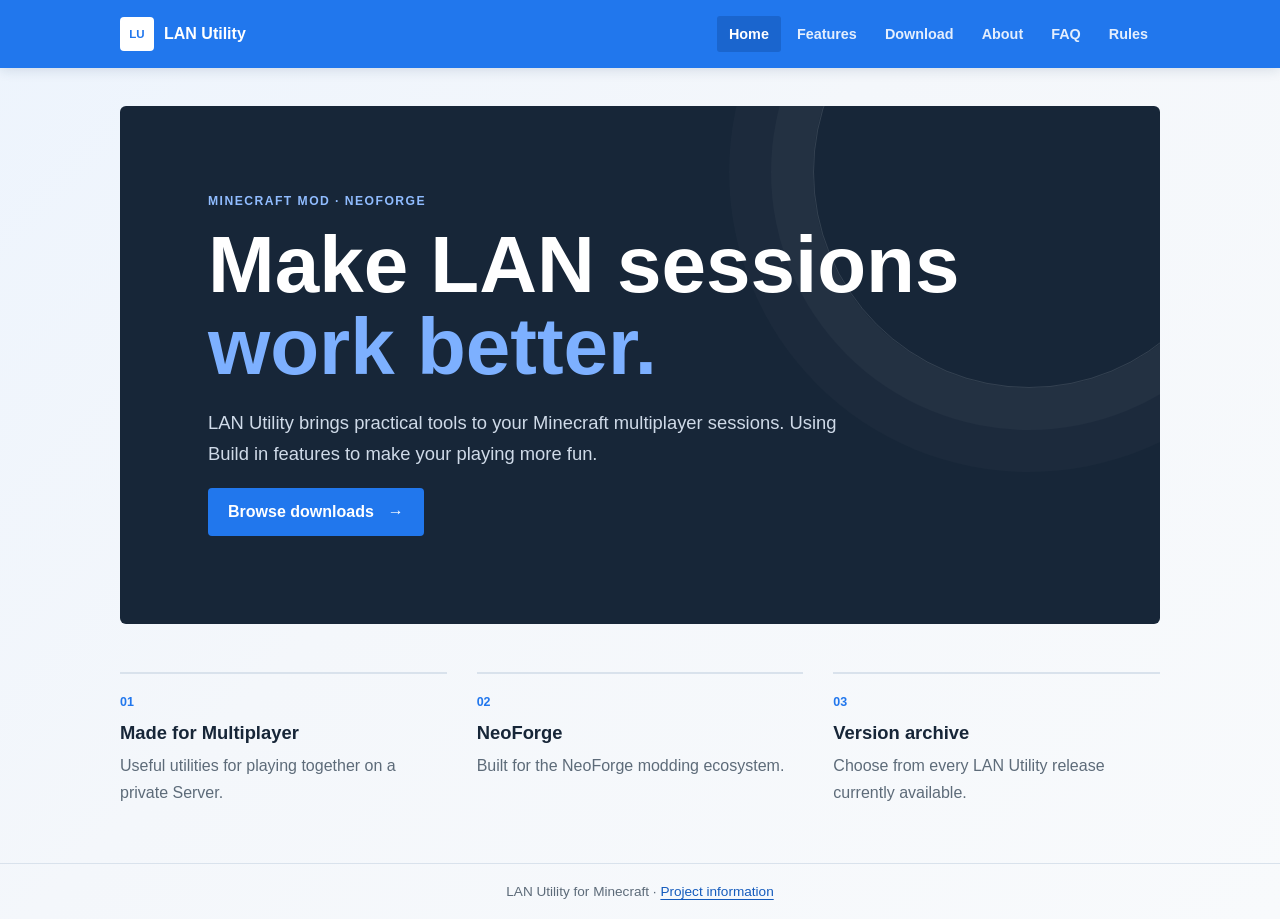
<file: index.html>
<!doctype html>
<html lang="en">
<head>
	<meta charset="utf-8">
	<meta name="viewport" content="width=device-width, initial-scale=1">
	<meta name="theme-color" content="#2177ED">
	<title>LAN Utility | Home</title>
	<link rel="stylesheet" href="style.css">
	<link rel="stylesheet" href="navigation-bar.css">
</head>
<body>
	<header class="site-header">
		<a class="brand" href="index.html" aria-label="LAN Utility home"><span class="brand-mark">LU</span><span>LAN Utility</span></a>
		<nav class="site-nav" aria-label="Main navigation">
			<a class="active" href="index.html" aria-current="page">Home</a>
			<a href="sides/features.html">Features</a>
			<a href="sides/download.html">Download</a>
			<a href="sides/about.html">About</a>
			<a href="sides/faq.html">FAQ</a>
			<a href="sides/rules.html">Rules</a>
		</nav>
	</header>
	<main class="page-shell">
		<section class="intro-panel">
			<p class="eyebrow">Minecraft mod · NeoForge</p>
			<h1>Make LAN sessions <span>work better.</span></h1>
			<p class="lead">LAN Utility brings practical tools to your Minecraft multiplayer sessions. Using Build in features to make your playing more fun.</p>
			<a class="action-button" href="sides/download.html">Browse downloads <span aria-hidden="true">→</span></a>
		</section>
		<section class="home-details" aria-label="Project highlights">
			<div><span class="detail-number">01</span><h2>Made for Multiplayer</h2><p>Useful utilities for playing together on a private Server.</p></div>
			<div><span class="detail-number">02</span><h2>NeoForge</h2><p>Built for the NeoForge modding ecosystem.</p></div>
			<div><span class="detail-number">03</span><h2>Version archive</h2><p>Choose from every LAN Utility release currently available.</p></div>
		</section>
	</main>
	<footer class="site-footer">LAN Utility for Minecraft · <a href="sides/about.html">Project information</a></footer>
</body>
</html>
</file>
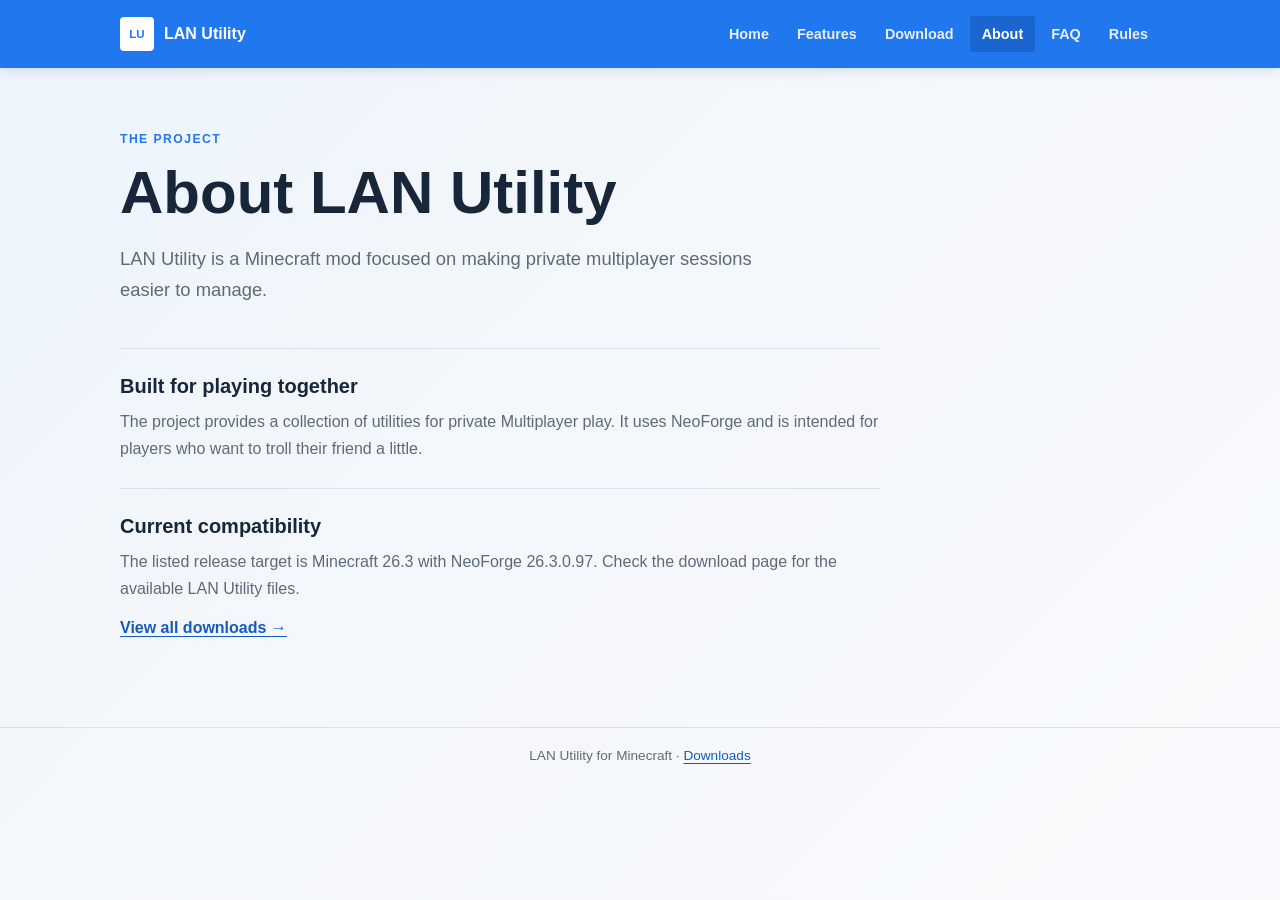
<file: sides/about.html>
<!doctype html>
<html lang="en">
<head>
	<meta charset="utf-8">
	<meta name="viewport" content="width=device-width, initial-scale=1">
	<meta name="theme-color" content="#2177ED">
	<title>LAN Utility | About</title>
	<link rel="stylesheet" href="../style.css">
	<link rel="stylesheet" href="../navigation-bar.css">
</head>
<body>
	<header class="site-header">
		<a class="brand" href="../index.html" aria-label="LAN Utility home"><span class="brand-mark">LU</span><span>LAN Utility</span></a>
		<nav class="site-nav" aria-label="Main navigation">
			<a href="../index.html">Home</a>
			<a href="features.html">Features</a>
			<a href="download.html">Download</a>
			<a class="active" href="about.html" aria-current="page">About</a>
			<a href="faq.html">FAQ</a>
			<a href="rules.html">Rules</a>
		</nav>
	</header>
	<main class="page-shell content-page">
		<p class="eyebrow">The project</p>
		<h1>About LAN Utility</h1>
		<p class="lead">LAN Utility is a Minecraft mod focused on making private multiplayer sessions easier to manage.</p>
		<section class="content-section">
			<h2>Built for playing together</h2>
			<p>The project provides a collection of utilities for private Multiplayer play. It uses NeoForge and is intended for players who want to troll their friend a little.</p>
		</section>
		<section class="content-section">
			<h2>Current compatibility</h2>
			<p>The listed release target is Minecraft 26.3 with NeoForge 26.3.0.97. Check the download page for the available LAN Utility files.</p>
			<a class="text-link" href="download.html">View all downloads <span aria-hidden="true">→</span></a>
		</section>
	</main>
	<footer class="site-footer">LAN Utility for Minecraft · <a href="download.html">Downloads</a></footer>
</body>
</html>
</file>
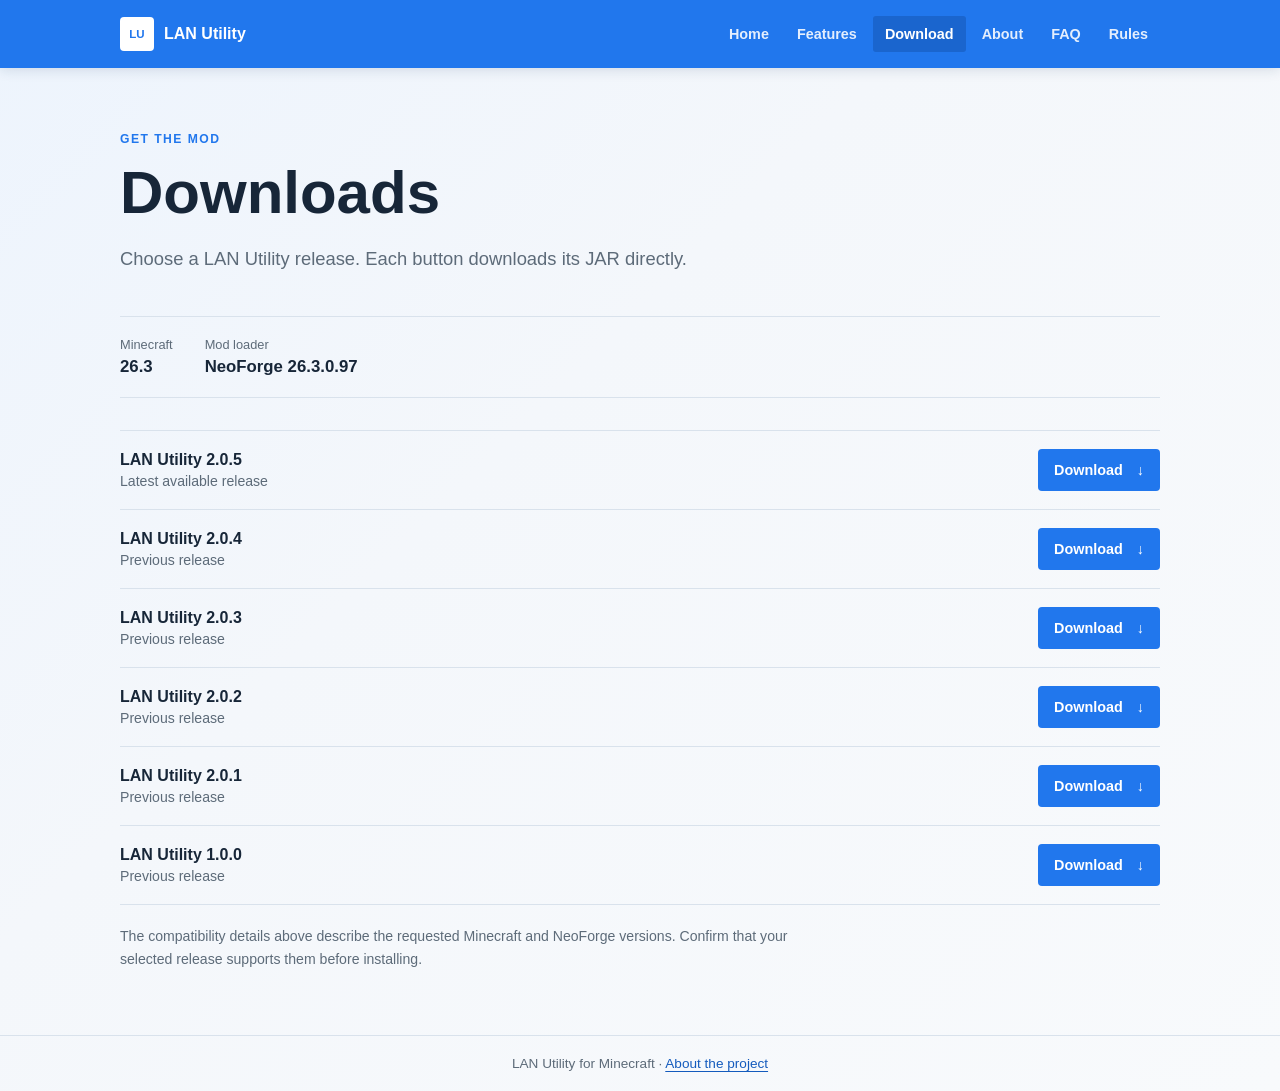
<file: sides/download.html>
<!doctype html>
<html lang="en">
<head>
	<meta charset="utf-8">
	<meta name="viewport" content="width=device-width, initial-scale=1">
	<meta name="theme-color" content="#2177ED">
	<title>LAN Utility | Downloads</title>
	<link rel="stylesheet" href="../style.css">
	<link rel="stylesheet" href="../navigation-bar.css">
</head>
<body>
	<header class="site-header">
		<a class="brand" href="../index.html" aria-label="LAN Utility home"><span class="brand-mark">LU</span><span>LAN Utility</span></a>
		<nav class="site-nav" aria-label="Main navigation">
			<a href="../index.html">Home</a>
			<a href="features.html">Features</a>
			<a class="active" href="download.html" aria-current="page">Download</a>
			<a href="about.html">About</a>
			<a href="faq.html">FAQ</a>
			<a href="rules.html">Rules</a>
		</nav>
	</header>
	<main class="page-shell content-page">
		<p class="eyebrow">Get the mod</p>
		<h1>Downloads</h1>
		<p class="lead">Choose a LAN Utility release. Each button downloads its JAR directly.</p>
		<section class="compatibility" aria-label="Game and loader compatibility">
			<div><span class="compat-label">Minecraft</span><strong>26.3</strong></div>
			<div><span class="compat-label">Mod loader</span><strong>NeoForge 26.3.0.97</strong></div>
		</section>
		<section class="release-list" aria-label="Available LAN Utility releases">
			<div class="release-row"><div><h2>LAN Utility 2.0.5</h2><p>Latest available release</p></div><a class="action-button download-button" href="../assets/files/lanutility-2.0.5.jar" download>Download <span aria-hidden="true">↓</span></a></div>
			<div class="release-row"><div><h2>LAN Utility 2.0.4</h2><p>Previous release</p></div><a class="action-button download-button" href="../assets/files/lanutility-2.0.4.jar" download>Download <span aria-hidden="true">↓</span></a></div>
			<div class="release-row"><div><h2>LAN Utility 2.0.3</h2><p>Previous release</p></div><a class="action-button download-button" href="../assets/files/lanutility-2.0.3.jar" download>Download <span aria-hidden="true">↓</span></a></div>
			<div class="release-row"><div><h2>LAN Utility 2.0.2</h2><p>Previous release</p></div><a class="action-button download-button" href="../assets/files/lanutility-2.0.2.jar" download>Download <span aria-hidden="true">↓</span></a></div>
			<div class="release-row"><div><h2>LAN Utility 2.0.1</h2><p>Previous release</p></div><a class="action-button download-button" href="../assets/files/lanutility-2.0.1.jar" download>Download <span aria-hidden="true">↓</span></a></div>
			<div class="release-row"><div><h2>LAN Utility 1.0.0</h2><p>Previous release</p></div><a class="action-button download-button" href="../assets/files/lanutility-1.0.0.jar" download>Download <span aria-hidden="true">↓</span></a></div>
		</section>
		<p class="download-note">The compatibility details above describe the requested Minecraft and NeoForge versions. Confirm that your selected release supports them before installing.</p>
	</main>
	<footer class="site-footer">LAN Utility for Minecraft · <a href="about.html">About the project</a></footer>
</body>
</html>
</file>
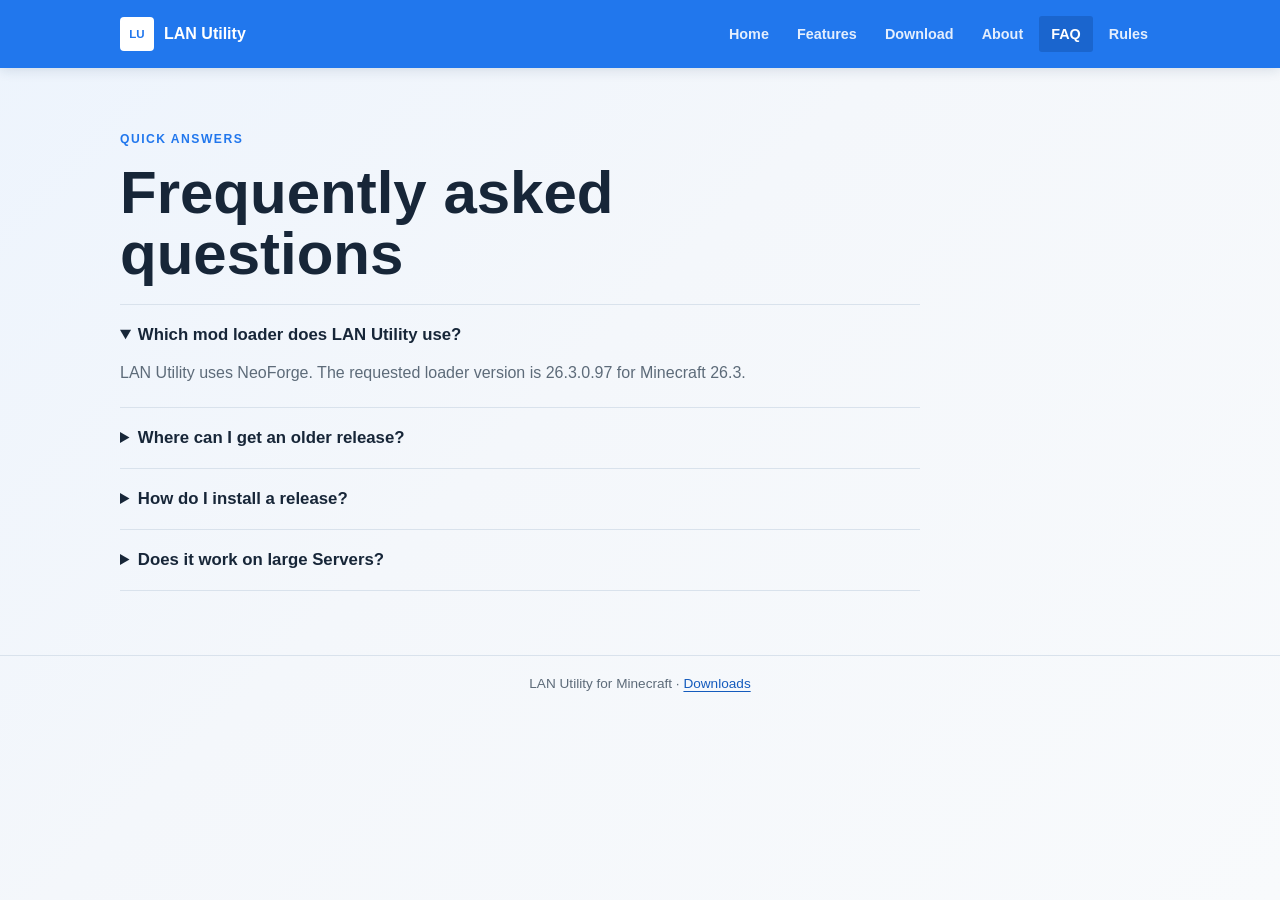
<file: sides/faq.html>
<!doctype html>
<html lang="en">
<head>
	<meta charset="utf-8">
	<meta name="viewport" content="width=device-width, initial-scale=1">
	<meta name="theme-color" content="#2177ED">
	<title>LAN Utility | FAQ</title>
	<link rel="stylesheet" href="../style.css">
	<link rel="stylesheet" href="../navigation-bar.css">
</head>
<body>
	<header class="site-header">
		<a class="brand" href="../index.html" aria-label="LAN Utility home"><span class="brand-mark">LU</span><span>LAN Utility</span></a>
		<nav class="site-nav" aria-label="Main navigation">
			<a href="../index.html">Home</a>
			<a href="features.html">Features</a>
			<a href="download.html">Download</a>
			<a href="about.html">About</a>
			<a class="active" href="faq.html" aria-current="page">FAQ</a>
			<a href="rules.html">Rules</a>
		</nav>
	</header>
	<main class="page-shell content-page">
		<p class="eyebrow">Quick answers</p>
		<h1>Frequently asked questions</h1>
		<section class="faq-list">
			<details open><summary>Which mod loader does LAN Utility use?</summary><p>LAN Utility uses NeoForge. The requested loader version is 26.3.0.97 for Minecraft 26.3.</p></details>
			<details><summary>Where can I get an older release?</summary><p>All JAR files currently included with this website are listed on the <a class="text-link" href="download.html">download page</a>.</p></details>
			<details><summary>How do I install a release?</summary><p>Install the matching NeoForge version, then place the downloaded LAN Utility JAR in your Minecraft mods folder.</p></details>
			<details><summary>Does it work on large Servers?</summary><p>Yes but you will need to follow all rules.</p></details>
		</section>
	</main>
	<footer class="site-footer">LAN Utility for Minecraft · <a href="download.html">Downloads</a></footer>
</body>
</html>
</file>
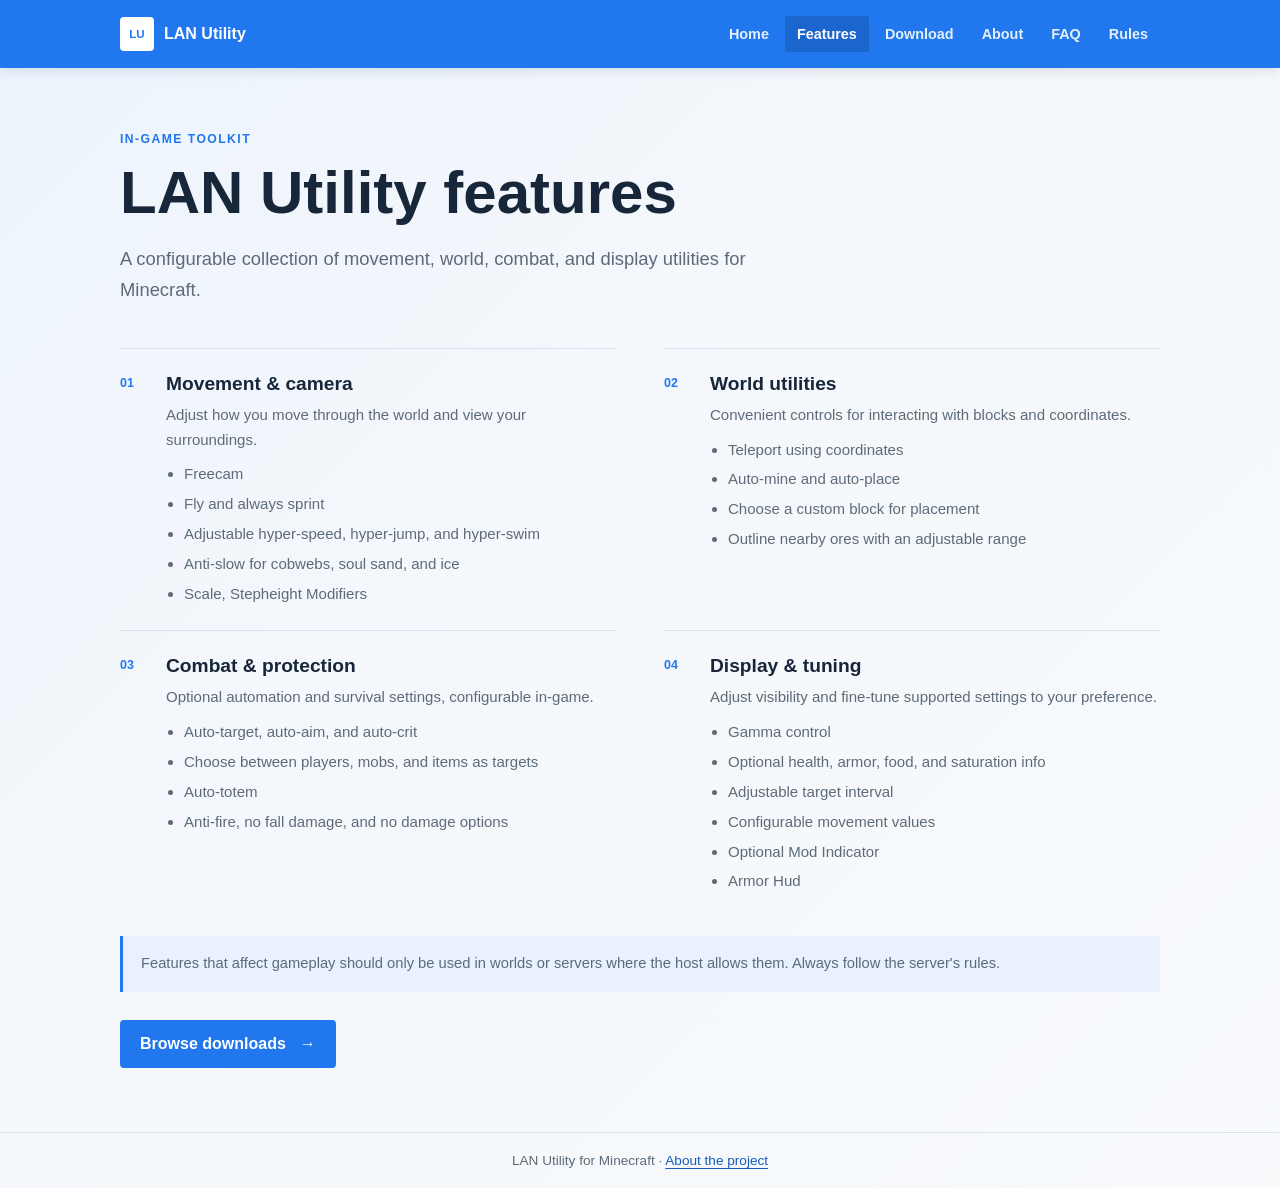
<file: sides/features.html>
<!doctype html>
<html lang="en">
<head>
	<meta charset="utf-8">
	<meta name="viewport" content="width=device-width, initial-scale=1">
	<meta name="theme-color" content="#2177ED">
	<title>LAN Utility | Features</title>
	<link rel="stylesheet" href="../style.css">
	<link rel="stylesheet" href="../navigation-bar.css">
</head>
<body>
	<header class="site-header">
		<a class="brand" href="../index.html" aria-label="LAN Utility home"><span class="brand-mark">LU</span><span>LAN Utility</span></a>
		<nav class="site-nav" aria-label="Main navigation">
			<a href="../index.html">Home</a>
			<a class="active" href="features.html" aria-current="page">Features</a>
			<a href="download.html">Download</a>
			<a href="about.html">About</a>
			<a href="faq.html">FAQ</a>
			<a href="rules.html">Rules</a>
		</nav>
	</header>
	<main class="page-shell content-page">
		<p class="eyebrow">In-game toolkit</p>
		<h1>LAN Utility features</h1>
		<p class="lead">A configurable collection of movement, world, combat, and display utilities for Minecraft.</p>
		<div class="feature-grid">
			<section class="feature-group">
				<span class="feature-number">01</span>
				<div><h2>Movement &amp; camera</h2>
					<p>Adjust how you move through the world and view your surroundings.</p>
					<ul><li>Freecam</li><li>Fly and always sprint</li><li>Adjustable hyper-speed, hyper-jump, and hyper-swim</li><li>Anti-slow for cobwebs, soul sand, and ice</li><li>Scale, Stepheight Modifiers</li></ul>
				</div>
			</section>
			<section class="feature-group">
				<span class="feature-number">02</span>
				<div><h2>World utilities</h2>
					<p>Convenient controls for interacting with blocks and coordinates.</p>
					<ul><li>Teleport using coordinates</li><li>Auto-mine and auto-place</li><li>Choose a custom block for placement</li><li>Outline nearby ores with an adjustable range</li></ul>
				</div>
			</section>
			<section class="feature-group">
				<span class="feature-number">03</span>
				<div><h2>Combat &amp; protection</h2>
					<p>Optional automation and survival settings, configurable in-game.</p>
					<ul><li>Auto-target, auto-aim, and auto-crit</li><li>Choose between players, mobs, and items as targets</li><li>Auto-totem</li><li>Anti-fire, no fall damage, and no damage options</li></ul>
				</div>
			</section>
			<section class="feature-group">
				<span class="feature-number">04</span>
				<div><h2>Display &amp; tuning</h2>
					<p>Adjust visibility and fine-tune supported settings to your preference.</p>
					<ul><li>Gamma control</li><li>Optional health, armor, food, and saturation info</li><li>Adjustable target interval</li><li>Configurable movement values</li><li>Optional Mod Indicator</li><li>Armor Hud</li></ul>
				</div>
			</section>
		</div>
		<aside class="feature-note">Features that affect gameplay should only be used in worlds or servers where the host allows them. Always follow the server's rules.</aside>
		<a class="action-button feature-download" href="download.html">Browse downloads <span aria-hidden="true">→</span></a>
	</main>
	<footer class="site-footer">LAN Utility for Minecraft · <a href="about.html">About the project</a></footer>
</body>
</html>
</file>
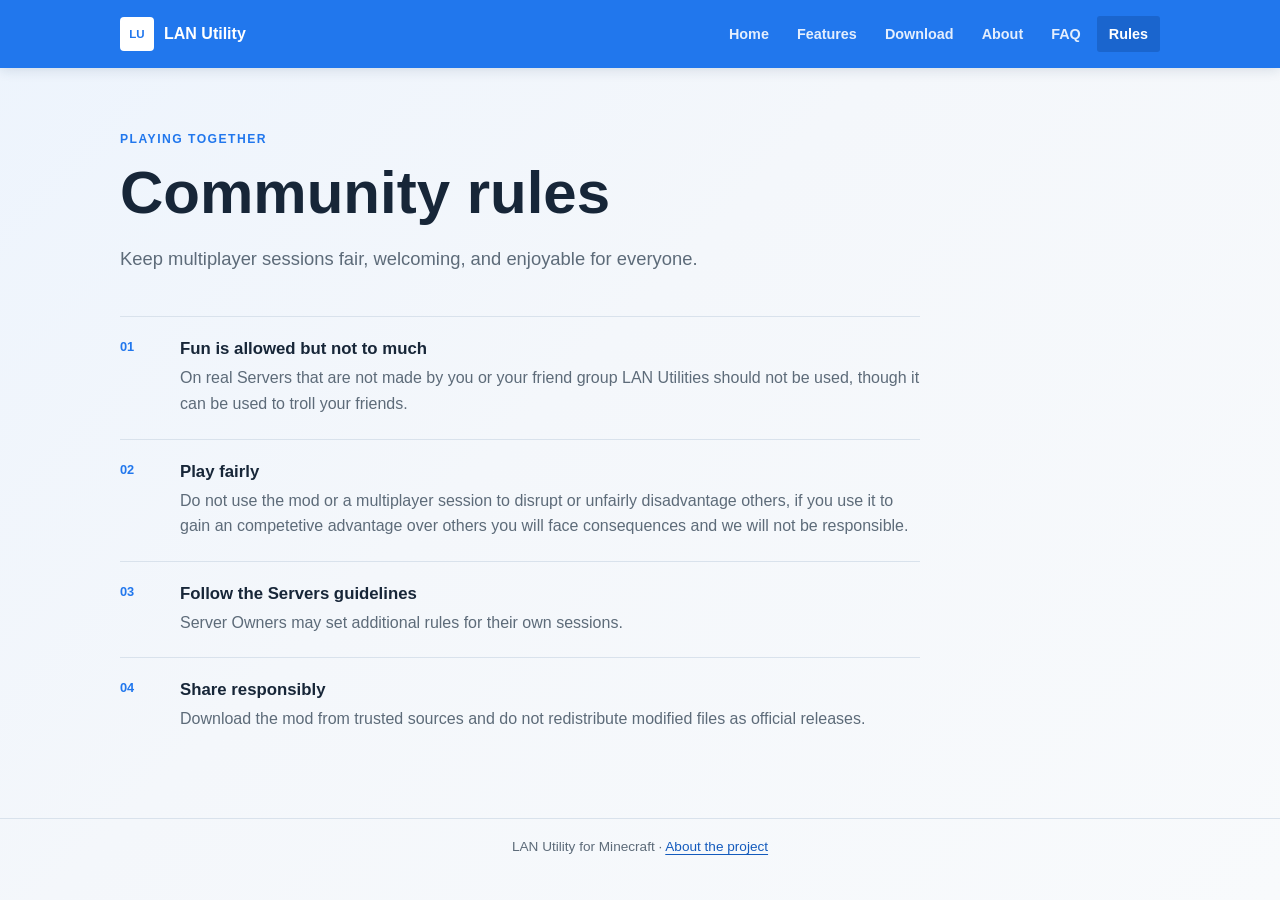
<file: sides/rules.html>
<!doctype html>
<html lang="en">
<head>
	<meta charset="utf-8">
	<meta name="viewport" content="width=device-width, initial-scale=1">
	<meta name="theme-color" content="#2177ED">
	<title>LAN Utility | Rules</title>
	<link rel="stylesheet" href="../style.css">
	<link rel="stylesheet" href="../navigation-bar.css">
</head>
<body>
	<header class="site-header">
		<a class="brand" href="../index.html" aria-label="LAN Utility home"><span class="brand-mark">LU</span><span>LAN Utility</span></a>
		<nav class="site-nav" aria-label="Main navigation">
			<a href="../index.html">Home</a>
			<a href="features.html">Features</a>
			<a href="download.html">Download</a>
			<a href="about.html">About</a>
			<a href="faq.html">FAQ</a>
			<a class="active" href="rules.html" aria-current="page">Rules</a>
		</nav>
	</header>
	<main class="page-shell content-page">
		<p class="eyebrow">Playing together</p>
		<h1>Community rules</h1>
		<p class="lead">Keep multiplayer sessions fair, welcoming, and enjoyable for everyone.</p>
		<ol class="rules-list">
			<li><span>01</span><div><h2>Fun is allowed but not to much</h2><p>On real Servers that are not made by you or your friend group LAN Utilities should not be used, though it can be used to troll your friends.</p></div></li>
			<li><span>02</span><div><h2>Play fairly</h2><p>Do not use the mod or a multiplayer session to disrupt or unfairly disadvantage others, if you use it to gain an competetive advantage over others you will face consequences and we will not be responsible.</p></div></li>
			<li><span>03</span><div><h2>Follow the Servers guidelines</h2><p>Server Owners may set additional rules for their own sessions.</p></div></li>
			<li><span>04</span><div><h2>Share responsibly</h2><p>Download the mod from trusted sources and do not redistribute modified files as official releases.</p></div></li>
		</ol>
	</main>
	<footer class="site-footer">LAN Utility for Minecraft · <a href="about.html">About the project</a></footer>
</body>
</html>
</file>
<file: style.css>
:root {
	color-scheme: light;
	--blue: #2177ED;
	--blue-dark: #145bbd;
	--ink: #172638;
	--muted: #5d6b79;
	--line: #d9e2ec;
	--paper: #f4f7fb;
	--white: #ffffff;
}

* { box-sizing: border-box; }

html { min-width: 320px; background: var(--paper); }

body {
	min-height: 100vh;
	margin: 0;
	color: var(--ink);
	font-family: "Avenir Next", Avenir, "Segoe UI", sans-serif;
	background: linear-gradient(135deg, #edf4fd 0%, var(--paper) 42rem, #f8fafc 100%);
}

a { color: inherit; }

.page-shell {
	width: min(100% - 48px, 1040px);
	margin: 0 auto;
}

.intro-panel {
	position: relative;
	overflow: hidden;
	margin-top: 38px;
	padding: clamp(40px, 8vw, 88px);
	color: var(--white);
	background: var(--ink);
	border-radius: 6px;
}

.intro-panel::after {
	position: absolute;
	top: -150px;
	right: -85px;
	width: 430px;
	height: 430px;
	border: 1px solid rgb(255 255 255 / 12%);
	border-radius: 50%;
	box-shadow: 0 0 0 42px rgb(255 255 255 / 3%), 0 0 0 84px rgb(255 255 255 / 2%);
	content: "";
	pointer-events: none;
}

.eyebrow {
	margin: 0 0 16px;
	color: var(--blue);
	font-size: 0.76rem;
	font-weight: 800;
	letter-spacing: 0.12em;
	text-transform: uppercase;
}

.intro-panel .eyebrow { color: #90bcff; }

h1, h2, p { margin-top: 0; }

h1 {
	max-width: 760px;
	margin-bottom: 20px;
	font-size: clamp(2.4rem, 7vw, 5rem);
	line-height: 1.02;
	font-weight: 750;
}

.intro-panel h1 span { color: #7db0ff; }

.lead {
	max-width: 640px;
	color: var(--muted);
	font-size: 1.15rem;
	line-height: 1.7;
}

.intro-panel .lead { color: #cfdae8; }

.action-button {
	position: relative;
	display: inline-flex;
	min-height: 48px;
	align-items: center;
	justify-content: center;
	gap: 14px;
	overflow: hidden;
	padding: 0 20px;
	color: var(--white);
	background: var(--blue);
	border: 0;
	border-radius: 4px;
	font: inherit;
	font-weight: 700;
	text-decoration: none;
	transition: background-color 160ms ease, transform 160ms ease;
	isolation: isolate;
}

.action-button:hover { background: var(--blue-dark); }
.action-button:active { transform: scale(0.97); }
.action-button:focus-visible { outline: 3px solid #99c3ff; outline-offset: 3px; }

.action-button::after {
	position: absolute;
	z-index: -1;
	top: 50%;
	left: 50%;
	width: 14px;
	height: 14px;
	border: 2px solid rgb(255 255 255 / 72%);
	border-radius: 50%;
	content: "";
	opacity: 0;
	pointer-events: none;
	transform: translate(-50%, -50%) scale(0);
}

.action-button:active::after { animation: outward-click 420ms ease-out; }

@keyframes outward-click {
	0% { opacity: 0.75; transform: translate(-50%, -50%) scale(0); }
	100% { opacity: 0; transform: translate(-50%, -50%) scale(14); }
}

.home-details {
	display: grid;
	grid-template-columns: repeat(3, 1fr);
	gap: 30px;
	padding: 48px 0 56px;
}

.home-details > div { padding-top: 18px; border-top: 2px solid var(--line); }
.detail-number { color: var(--blue); font-size: 0.78rem; font-weight: 800; }
.home-details h2 { margin: 12px 0 8px; font-size: 1.15rem; }
.home-details p, .content-section p { margin-bottom: 0; color: var(--muted); line-height: 1.7; }

.content-page { padding-top: 64px; padding-bottom: 64px; }
.content-page h1 { font-size: clamp(2.25rem, 6vw, 3.75rem); }
.content-page > .lead { margin-bottom: 42px; }
.content-section { max-width: 760px; padding: 26px 0; border-top: 1px solid var(--line); }
.content-section h2 { margin-bottom: 10px; font-size: 1.25rem; }
.text-link { color: var(--blue-dark); font-weight: 700; text-underline-offset: 3px; }
.content-section .text-link { display: inline-block; margin-top: 16px; }

.feature-grid { display: grid; grid-template-columns: repeat(2, minmax(0, 1fr)); column-gap: 48px; }
.feature-group { display: grid; grid-template-columns: 34px 1fr; gap: 12px; padding: 24px 0; border-top: 1px solid var(--line); }
.feature-number { padding-top: 3px; color: var(--blue); font-size: 0.78rem; font-weight: 800; }
.feature-group h2 { margin: 0 0 8px; font-size: 1.2rem; }
.feature-group p, .feature-group ul { color: var(--muted); font-size: 0.94rem; line-height: 1.65; }
.feature-group p { margin-bottom: 10px; }
.feature-group ul { margin: 0; padding-left: 18px; }
.feature-group li + li { margin-top: 5px; }
.feature-note { margin: 18px 0 24px; padding: 16px 18px; color: var(--muted); background: #e8f1fd; border-left: 3px solid var(--blue); font-size: 0.92rem; line-height: 1.6; }
.feature-download { margin-top: 4px; }

.compatibility {
	display: flex;
	flex-wrap: wrap;
	gap: 32px;
	margin: 32px 0;
	padding: 20px 0;
	border-top: 1px solid var(--line);
	border-bottom: 1px solid var(--line);
}

.compatibility > div { display: grid; gap: 5px; }
.compat-label { color: var(--muted); font-size: 0.8rem; }
.compatibility strong { font-size: 1.05rem; }
.release-list { border-top: 1px solid var(--line); }
.release-row { display: flex; align-items: center; justify-content: space-between; gap: 20px; padding: 18px 0; border-bottom: 1px solid var(--line); }
.release-row h2 { margin: 0 0 4px; font-size: 1rem; }
.release-row p { margin: 0; color: var(--muted); font-size: 0.88rem; }
.download-button { flex: 0 0 auto; min-height: 42px; padding: 0 16px; font-size: 0.9rem; }
.download-note { max-width: 700px; margin: 20px 0 0; color: var(--muted); font-size: 0.88rem; line-height: 1.6; }

.faq-list { max-width: 800px; border-top: 1px solid var(--line); }
.faq-list details { padding: 20px 0; border-bottom: 1px solid var(--line); }
.faq-list summary { cursor: pointer; font-size: 1.05rem; font-weight: 700; }
.faq-list details p { margin: 14px 0 0; color: var(--muted); line-height: 1.7; }

.rules-list { max-width: 800px; margin: 0; padding: 0; list-style: none; }
.rules-list li { display: grid; grid-template-columns: 44px 1fr; gap: 16px; padding: 22px 0; border-top: 1px solid var(--line); }
.rules-list li > span { color: var(--blue); font-size: 0.8rem; font-weight: 800; }
.rules-list h2 { margin: 0 0 6px; font-size: 1.05rem; }
.rules-list p { margin: 0; color: var(--muted); line-height: 1.6; }

.site-footer { padding: 20px 24px; color: var(--muted); border-top: 1px solid var(--line); text-align: center; font-size: 0.85rem; }
.site-footer a { color: var(--blue-dark); text-underline-offset: 3px; }

@media (max-width: 620px) {
	.page-shell { width: min(100% - 32px, 1040px); }
	.intro-panel { margin-top: 20px; padding: 36px 24px; }
	.intro-panel::after { right: -275px; }
	.home-details { grid-template-columns: 1fr; gap: 22px; padding-top: 34px; }
	.content-page { padding-top: 42px; }
	.feature-grid { grid-template-columns: 1fr; }
	.release-row { align-items: flex-start; }
	.release-row .action-button { gap: 8px; padding: 0 12px; }
}

@media (prefers-reduced-motion: reduce) {
	*, *::before, *::after { scroll-behavior: auto !important; animation-duration: 0.01ms !important; transition-duration: 0.01ms !important; }
}
</file>
<file: navigation-bar.css>
.site-header {
  position: sticky;
  z-index: 5;
  top: 0;
  display: flex;
  min-height: 68px;
  align-items: center;
  justify-content: space-between;
  gap: 24px;
  padding: 0 max(24px, calc((100vw - 1040px) / 2));
  color: #fff;
  background: #2177ED;
  box-shadow: 0 2px 12px rgb(22 54 94 / 14%);
}

.brand {
  display: inline-flex;
  align-items: center;
  gap: 10px;
  color: inherit;
  font-size: 1rem;
  font-weight: 800;
  text-decoration: none;
  white-space: nowrap;
}

.brand-mark {
  display: grid;
  width: 34px;
  height: 34px;
  place-items: center;
  color: #2177ED;
  background: #fff;
  border-radius: 4px;
  font-size: 0.72rem;
  letter-spacing: 0;
}

.site-nav { display: flex; align-items: center; gap: 4px; }

.site-nav a {
  position: relative;
  overflow: hidden;
  padding: 10px 12px;
  color: rgb(255 255 255 / 88%);
  border-radius: 3px;
  font-size: 0.9rem;
  font-weight: 650;
  text-decoration: none;
  transition: color 150ms ease, background-color 150ms ease, transform 150ms ease;
  isolation: isolate;
}

.site-nav a:hover, .site-nav a.active { color: #fff; background: rgb(7 48 113 / 25%); }
.site-nav a:active { transform: scale(0.95); }
.site-nav a:focus-visible { outline: 2px solid #fff; outline-offset: 2px; }

.site-nav a::after {
  position: absolute;
  z-index: -1;
  top: 50%;
  left: 50%;
  width: 12px;
  height: 12px;
  border: 1px solid rgb(255 255 255 / 80%);
  border-radius: 50%;
  content: "";
  opacity: 0;
  pointer-events: none;
  transform: translate(-50%, -50%) scale(0);
}

.site-nav a:active::after { animation: nav-outward-click 380ms ease-out; }

@keyframes nav-outward-click {
  0% { opacity: 0.8; transform: translate(-50%, -50%) scale(0); }
  100% { opacity: 0; transform: translate(-50%, -50%) scale(7); }
}

@media (max-width: 620px) {
  .site-header { flex-wrap: wrap; gap: 0; padding: 10px 16px 0; }
  .brand { min-height: 42px; }
  .site-nav { width: 100%; justify-content: space-between; gap: 0; overflow-x: auto; }
  .site-nav a { padding: 11px 9px; font-size: 0.82rem; white-space: nowrap; }
}

@media (prefers-reduced-motion: reduce) {
  .site-nav a, .site-nav a::after { animation-duration: 0.01ms !important; transition-duration: 0.01ms !important; }
}
</file>
